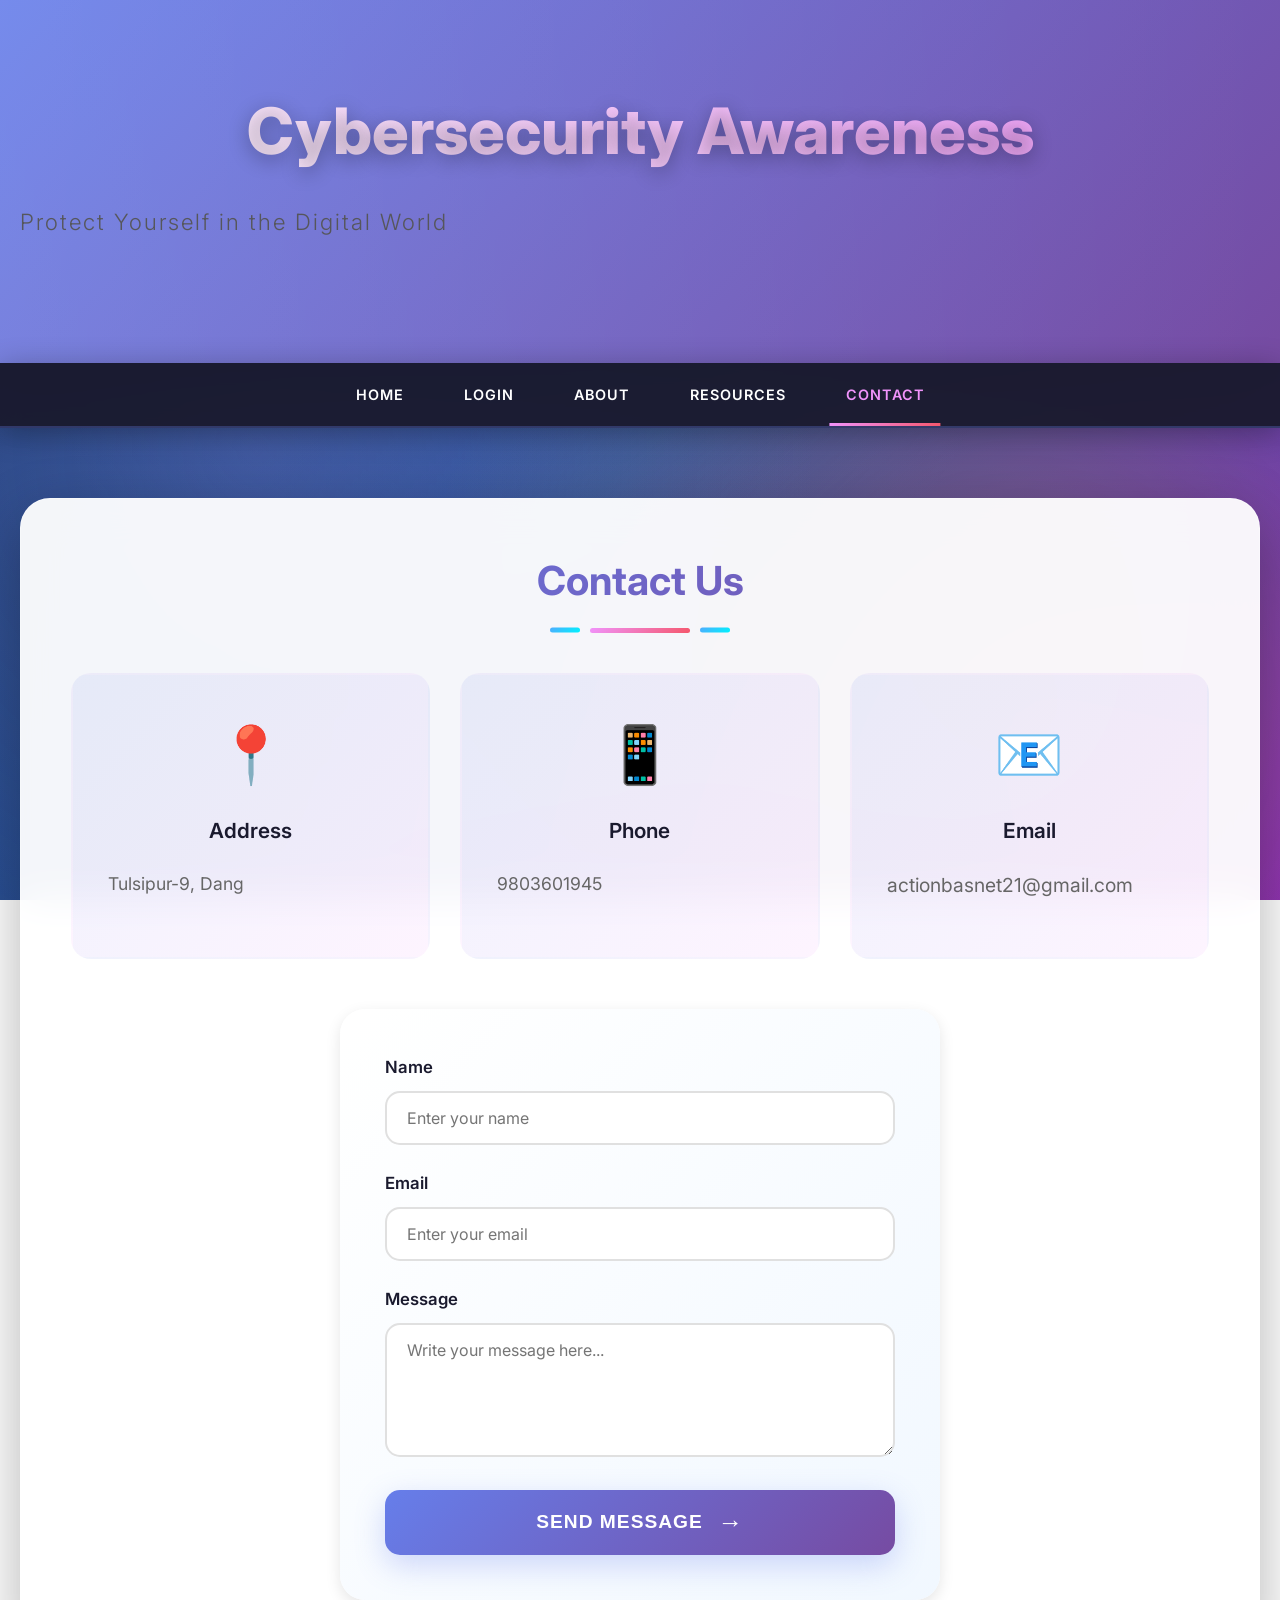
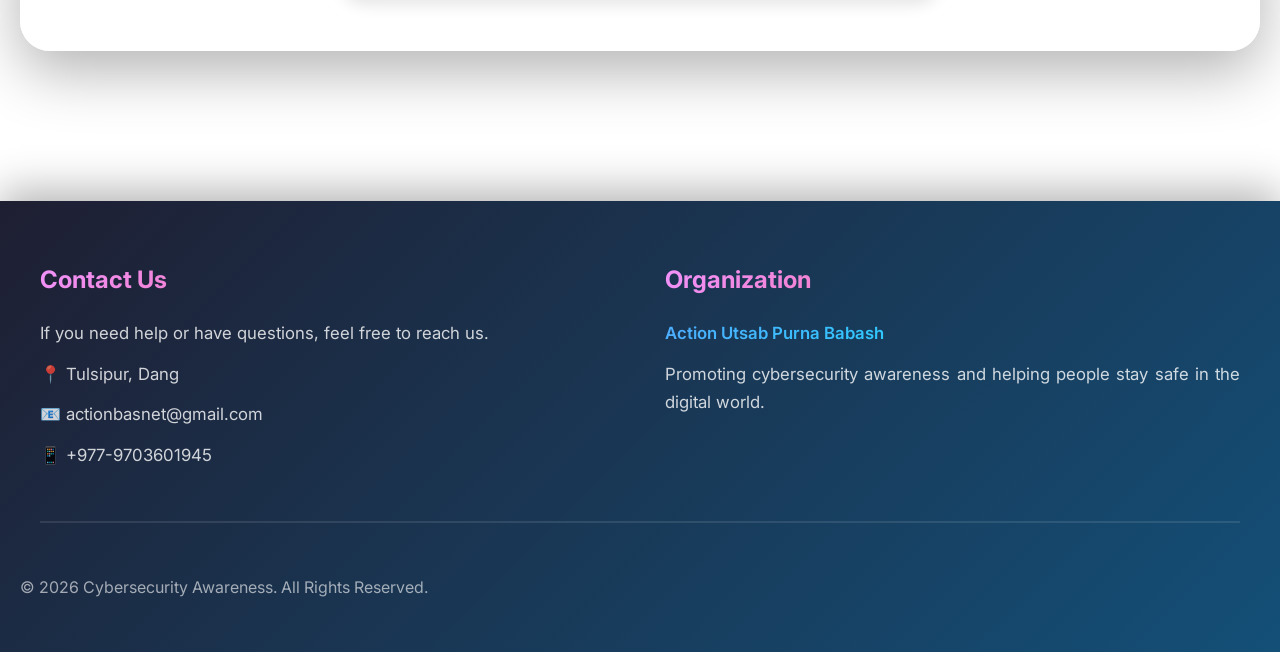
<file: contact.html>
<!DOCTYPE html>
<html lang="en">
<head>
    <meta charset="UTF-8">
    <meta name="viewport" content="width=device-width, initial-scale=1.0">
    <title>Contact - Cybersecurity Awareness</title>
    <link rel="stylesheet" href="style.css">
</head>
<body>

<header>
    <div class="header-content">
        <h1>Cybersecurity Awareness</h1>
        <p>Protect Yourself in the Digital World</p>
    </div>
    <div class="header-wave"></div>
</header>

<nav>
    <div class="nav-container">
        <a href="index.html" class="nav-link">Home</a>
        <a href="login.html" class="nav-link">Login</a>
        <a href="about.html" class="nav-link">About</a>
        <a href="resources.html" class="nav-link">Resources</a>
        <a href="contact.html" class="nav-link active">Contact</a>
    </div>
</nav>

<div class="container">
    <section class="content-card fade-in">
        <div class="section-header">
            <h2>Contact Us</h2>
            <div class="underline"></div>
        </div>

        <div class="contact-info-grid">
            <div class="info-card">
                <div class="info-icon">📍</div>
                <h3>Address</h3>
                <p>Tulsipur-9, Dang</p>
            </div>
            <div class="info-card">
                <div class="info-icon">📱</div>
                <h3>Phone</h3>
                <p>9803601945</p>
            </div>
            <div class="info-card">
                <div class="info-icon">📧</div>
                <h3>Email</h3>
                <p><a href="mailto:actionbasnet21@gmail.com">actionbasnet21@gmail.com</a></p>
            </div>
        </div>

        <div class="form-container">
            <form id="contactForm">
                <div class="form-group">
                    <label for="name">Name</label>
                    <input type="text" id="name" name="name" placeholder="Enter your name" required>
                </div>

                <div class="form-group">
                    <label for="email">Email</label>
                    <input type="email" id="email" name="email" placeholder="Enter your email" required>
                </div>

                <div class="form-group">
                    <label for="message">Message</label>
                    <textarea id="message" name="message" rows="5" placeholder="Write your message here..." required></textarea>
                </div>

                <button type="submit" class="submit-btn">
                    <span>Send Message</span>
                    <span class="btn-arrow">→</span>
                </button>
            </form>
            <p id="formMessage" style="text-align: center; margin-top: 20px; color: var(--primary); font-weight: 600; display: none;"></p>
        </div>
    </section>
</div>

<footer class="footer">
    <div class="footer-container">
        <div class="footer-column">
            <h3>Contact Us</h3>
            <p>If you need help or have questions, feel free to reach us.</p>
            <p>📍 Tulsipur, Dang</p>
            <p>📧 actionbasnet@gmail.com</p>
            <p>📱 +977-9703601945</p>
        </div>

        <div class="footer-column">
            <h3>Organization</h3>
            <p class="highlight-text">Action Utsab Purna Babash</p>
            <p>
                Promoting cybersecurity awareness and helping people stay safe
                in the digital world.
            </p>
        </div>
    </div>

    <div class="footer-bottom">
        <p>© 2026 Cybersecurity Awareness. All Rights Reserved.</p>
    </div>
</footer>

<script src="script.js"></script>
<script>
document.getElementById('contactForm').addEventListener('submit', function(e) {
    e.preventDefault();

    const name = document.getElementById('name').value.trim();
    const email = document.getElementById('email').value.trim();
    const message = document.getElementById('message').value.trim();

    if (!name || !email || !message) {
        alert('Please fill in all fields');
        return;
    }

    const formMessage = document.getElementById('formMessage');
    formMessage.textContent = '✓ Message sent successfully! We will contact you soon.';
    formMessage.style.display = 'block';
    formMessage.style.color = '#43e97b';

    this.reset();

    setTimeout(() => {
        formMessage.style.display = 'none';
    }, 5000);
});
</script>

</body>
</html>
</file>
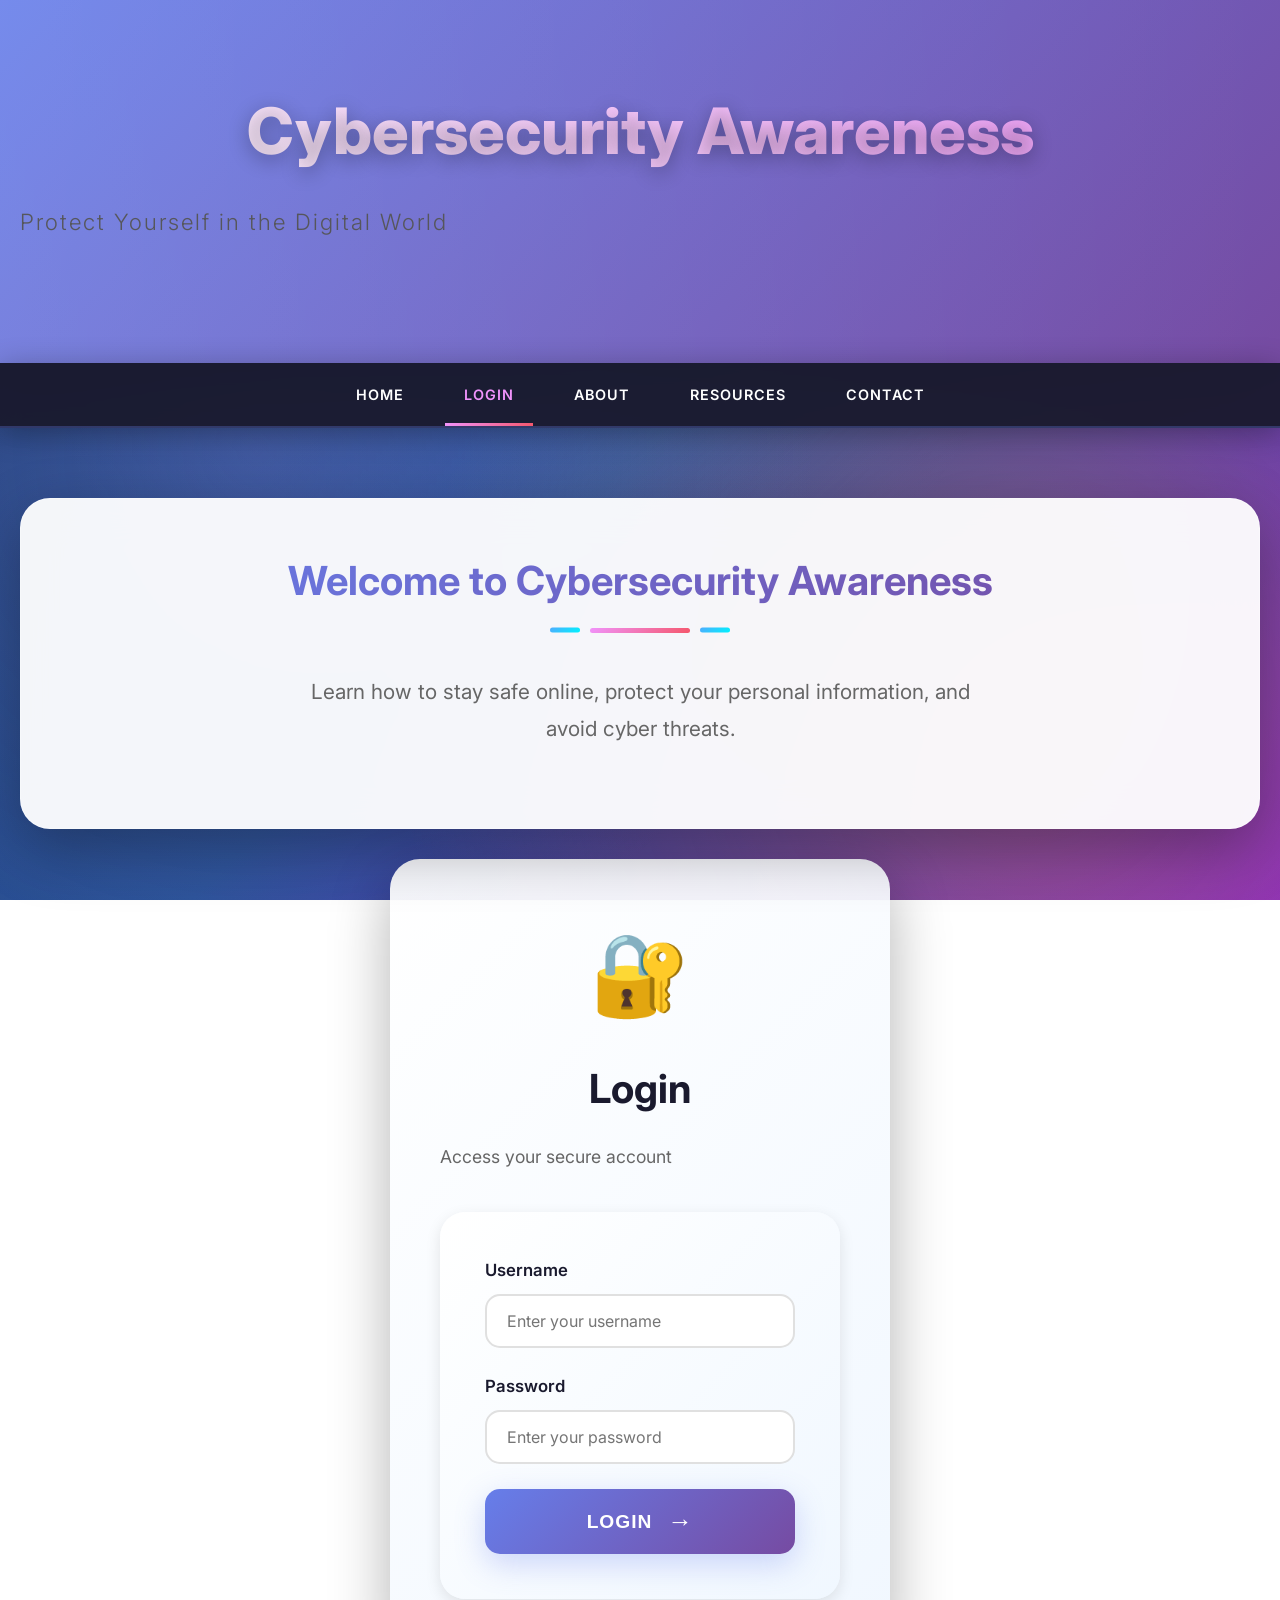
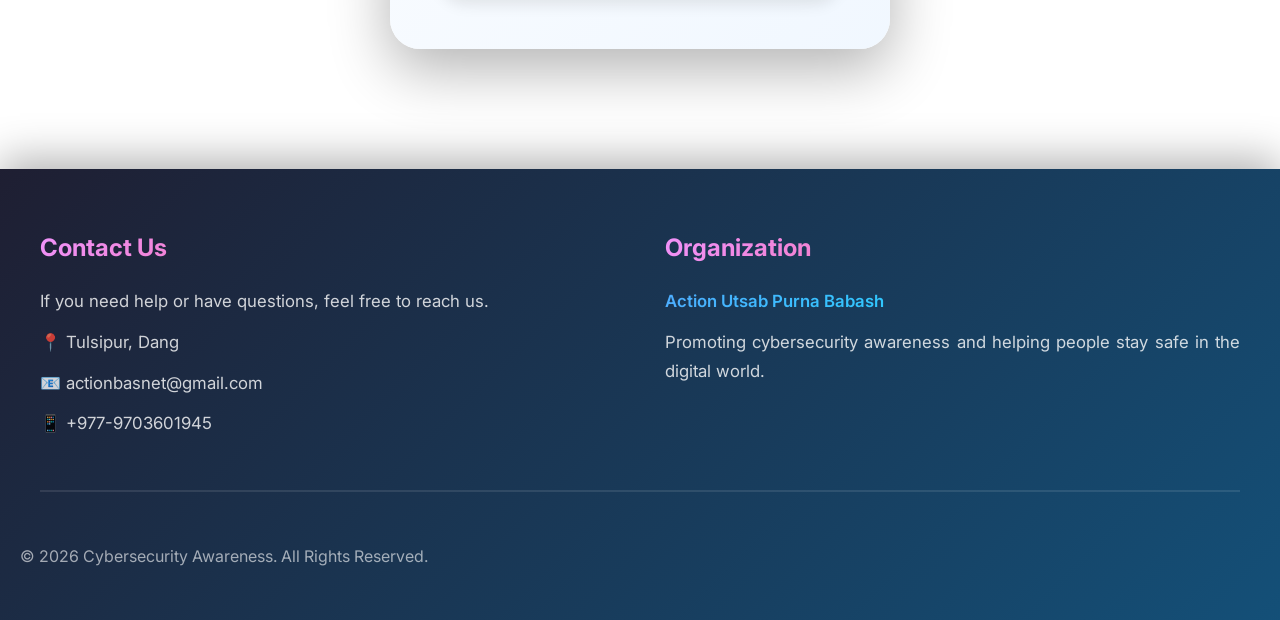
<file: login.html>
<!DOCTYPE html>
<html lang="en">
<head>
    <meta charset="UTF-8">
    <meta name="viewport" content="width=device-width, initial-scale=1.0">
    <title>Login - Cybersecurity Awareness</title>
    <link rel="stylesheet" href="style.css">
</head>
<body>

<header>
    <div class="header-content">
        <h1>Cybersecurity Awareness</h1>
        <p>Protect Yourself in the Digital World</p>
    </div>
    <div class="header-wave"></div>
</header>

<nav>
    <div class="nav-container">
        <a href="index.html" class="nav-link">Home</a>
        <a href="login.html" class="nav-link active">Login</a>
        <a href="about.html" class="nav-link">About</a>
        <a href="resources.html" class="nav-link">Resources</a>
        <a href="contact.html" class="nav-link">Contact</a>
    </div>
</nav>

<div class="container">
    <section class="content-card fade-in">
        <div class="section-header">
            <h2>Welcome to Cybersecurity Awareness</h2>
            <div class="underline"></div>
        </div>
        <p class="welcome-text">
            Learn how to stay safe online, protect your personal information, and avoid cyber threats.
        </p>
    </section>

    <section class="login-section slide-in-left">
        <div class="login-card">
            <div class="login-header">
                <div class="login-icon">🔐</div>
                <h2>Login</h2>
                <p>Access your secure account</p>
            </div>
            <form id="loginForm">
                <div class="form-group">
                    <label for="username">Username</label>
                    <input type="text" id="username" name="username" placeholder="Enter your username" required>
                </div>

                <div class="form-group">
                    <label for="password">Password</label>
                    <input type="password" id="password" name="password" placeholder="Enter your password" required>
                </div>

                <button type="submit" class="submit-btn">
                    <span>Login</span>
                    <span class="btn-arrow">→</span>
                </button>
            </form>
            <p id="loginMessage" style="text-align: center; margin-top: 20px; color: var(--primary); font-weight: 600; display: none;"></p>
        </div>
    </section>
</div>

<footer class="footer">
    <div class="footer-container">
        <div class="footer-column">
            <h3>Contact Us</h3>
            <p>If you need help or have questions, feel free to reach us.</p>
            <p>📍 Tulsipur, Dang</p>
            <p>📧 actionbasnet@gmail.com</p>
            <p>📱 +977-9703601945</p>
        </div>

        <div class="footer-column">
            <h3>Organization</h3>
            <p class="highlight-text">Action Utsab Purna Babash</p>
            <p>
                Promoting cybersecurity awareness and helping people stay safe
                in the digital world.
            </p>
        </div>
    </div>

    <div class="footer-bottom">
        <p>© 2026 Cybersecurity Awareness. All Rights Reserved.</p>
    </div>
</footer>

<script src="script.js"></script>
<script>
document.getElementById('loginForm').addEventListener('submit', function(e) {
    e.preventDefault();

    const username = document.getElementById('username').value.trim();
    const password = document.getElementById('password').value.trim();

    if (!username || !password) {
        alert('Please enter both username and password');
        return;
    }

    if (password.length < 6) {
        alert('Password must be at least 6 characters');
        return;
    }

    // Save username to localStorage
    localStorage.setItem('loggedInUser', username);

    const loginMessage = document.getElementById('loginMessage');
    loginMessage.textContent = '✓ Login successful! Redirecting...';
    loginMessage.style.display = 'block';
    loginMessage.style.color = '#43e97b';

    setTimeout(() => {
        window.location.href = 'index.html';
    }, 1500);
});
</script>

</body>
</html>
</file>
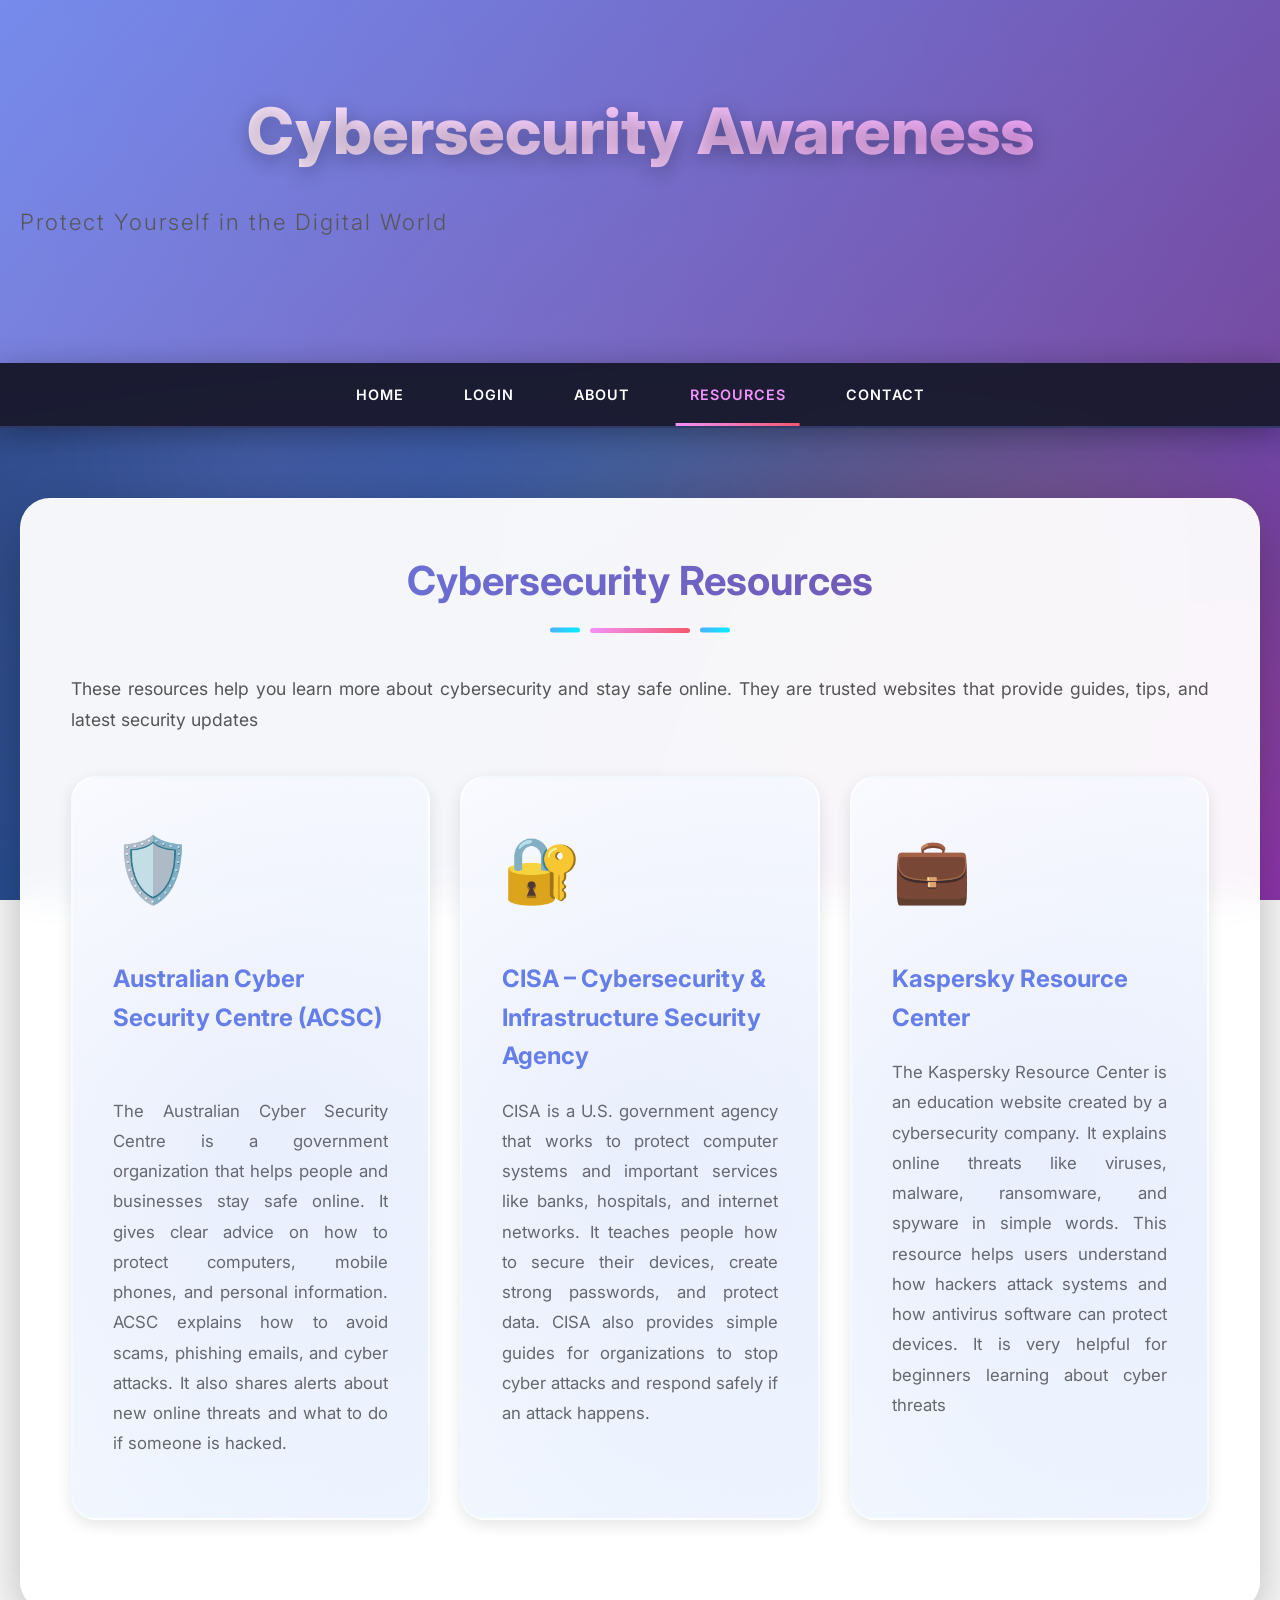
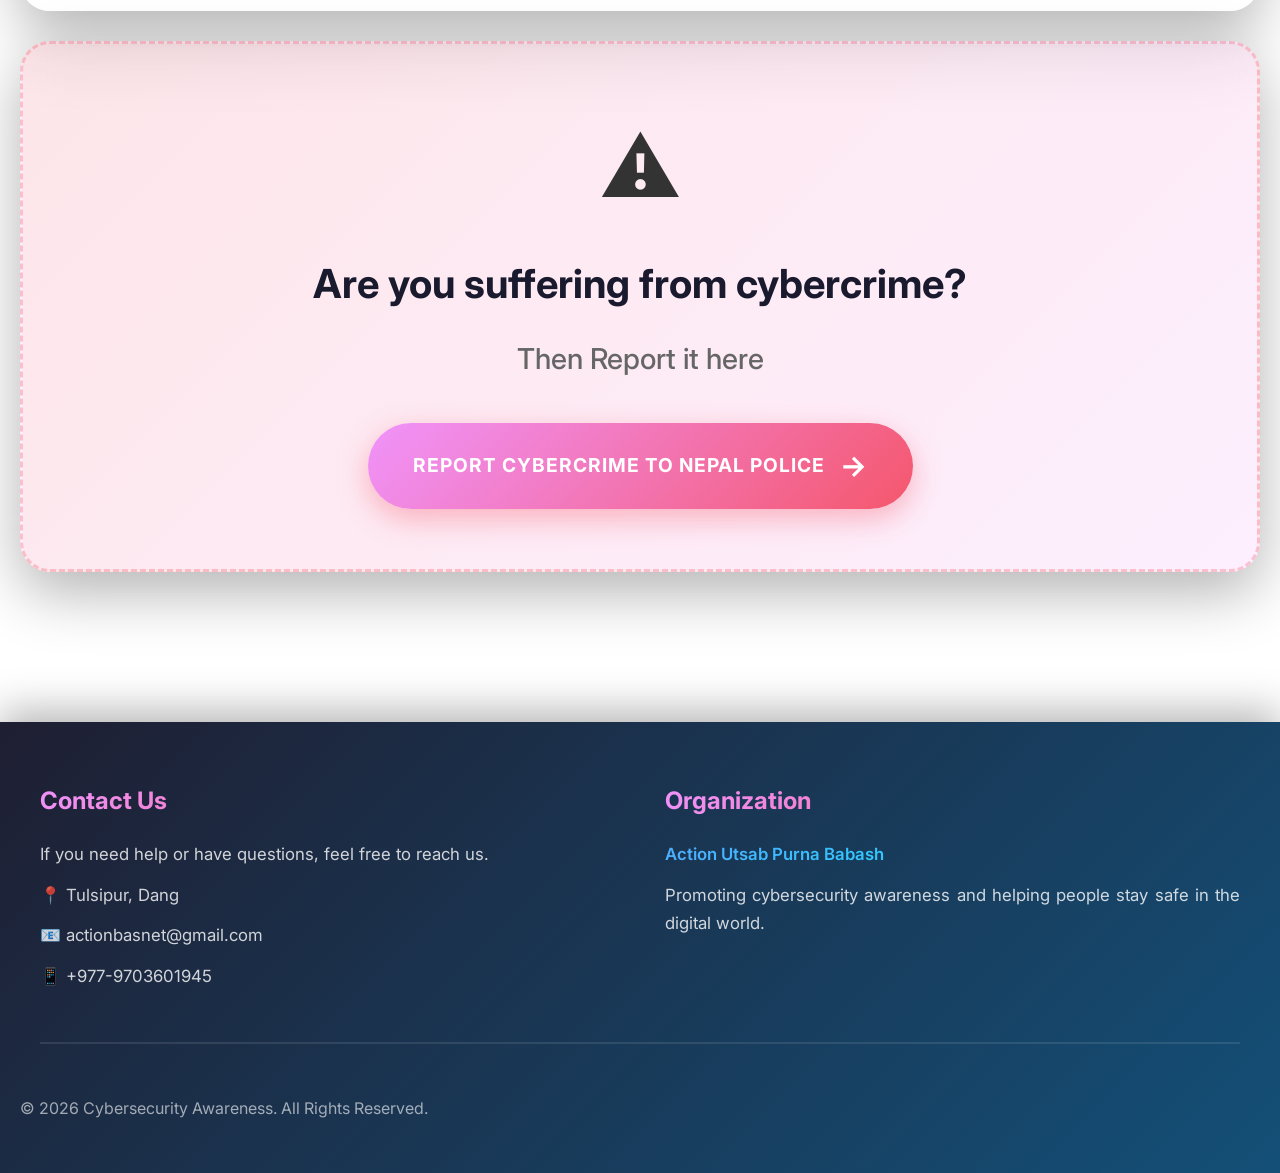
<file: resources.html>
<!DOCTYPE html>
<html lang="en">
<head>
    <meta charset="UTF-8">
    <meta name="viewport" content="width=device-width, initial-scale=1.0">
    <title>Resources - Cybersecurity Awareness</title>
    <link rel="stylesheet" href="style.css">
</head>
<body>

<header>
    <div class="header-content">
        <h1>Cybersecurity Awareness</h1>
        <p>Protect Yourself in the Digital World</p>
    </div>
    <div class="header-wave"></div>
</header>

<nav>
    <div class="nav-container">
        <a href="index.html" class="nav-link">Home</a>
        <a href="login.html" class="nav-link">Login</a>
        <a href="about.html" class="nav-link">About</a>
        <a href="resources.html" class="nav-link active">Resources</a>
        <a href="contact.html" class="nav-link">Contact</a>
    </div>
</nav>

<div class="container">
    <section id="resources" class="content-card fade-in">
        <div class="section-header">
            <h2>Cybersecurity Resources</h2>
            <div class="underline"></div>
        </div>

        <p>
            These resources help you learn more about cybersecurity and stay safe online.
            They are trusted websites that provide guides, tips, and latest security updates
        </p>

        <div class="resources-grid">
            <div class="resource-card">
                <div class="resource-icon">🛡️</div>
                <h3>
                    <a href="https://www.cyber.gov.au/" target="_blank">
                        Australian Cyber Security Centre (ACSC)
                    </a>
                </h3>
                <p>
                    The Australian Cyber Security Centre is a government organization that helps people and businesses stay safe online. It gives clear advice on how to protect computers, mobile phones, and personal information. ACSC explains how to avoid scams, phishing emails, and cyber attacks. It also shares alerts about new online threats and what to do if someone is hacked.
                </p>
            </div>

            <div class="resource-card">
                <div class="resource-icon">🔐</div>
                <h3>
                    <a href="https://www.cisa.gov/" target="_blank">
                        CISA – Cybersecurity & Infrastructure Security Agency
                    </a>
                </h3>
                <p>
                    CISA is a U.S. government agency that works to protect computer systems and important services like banks, hospitals, and internet networks. It teaches people how to secure their devices, create strong passwords, and protect data. CISA also provides simple guides for organizations to stop cyber attacks and respond safely if an attack happens.
                </p>
            </div>

            <div class="resource-card">
                <div class="resource-icon">💼</div>
                <h3>
                    <a href="https://www.kaspersky.com/resource-center" target="_blank">
                        Kaspersky Resource Center
                    </a>
                </h3>
                <p>
                    The Kaspersky Resource Center is an education website created by a cybersecurity company. It explains online threats like viruses, malware, ransomware, and spyware in simple words. This resource helps users understand how hackers attack systems and how antivirus software can protect devices. It is very helpful for beginners learning about cyber threats
                </p>
            </div>
        </div>
    </section>

    <section class="content-card report-section slide-in-left">
        <div class="report-content">
            <div class="report-icon">⚠️</div>
            <h1>Are you suffering from cybercrime?</h1>
            <h2>Then Report it here</h2>
            <a href="https://cyberbureau.nepalpolice.gov.np/report-cyber-crime/" target="_blank" class="report-button">
                <span>Report Cybercrime to Nepal Police</span>
                <span class="arrow">→</span>
            </a>
        </div>
    </section>
</div>

<footer class="footer">
    <div class="footer-container">
        <div class="footer-column">
            <h3>Contact Us</h3>
            <p>If you need help or have questions, feel free to reach us.</p>
            <p>📍 Tulsipur, Dang</p>
            <p>📧 actionbasnet@gmail.com</p>
            <p>📱 +977-9703601945</p>
        </div>

        <div class="footer-column">
            <h3>Organization</h3>
            <p class="highlight-text">Action Utsab Purna Babash</p>
            <p>
                Promoting cybersecurity awareness and helping people stay safe
                in the digital world.
            </p>
        </div>
    </div>

    <div class="footer-bottom">
        <p>© 2026 Cybersecurity Awareness. All Rights Reserved.</p>
    </div>
</footer>

<script src="script.js"></script>
</body>
</html>
</file>
<file: style.css>
@import url('https://fonts.googleapis.com/css2?family=Inter:wght@300;400;500;600;700;800&family=Poppins:wght@400;500;600;700&display=swap');

:root {
    --primary: #667eea;
    --secondary: #764ba2;
    --accent: #f093fb;
    --dark: #1a1a2e;
    --light: #ffffff;
    --gradient-1: linear-gradient(135deg, #667eea 0%, #764ba2 100%);
    --gradient-2: linear-gradient(135deg, #f093fb 0%, #f5576c 100%);
    --gradient-3: linear-gradient(135deg, #4facfe 0%, #00f2fe 100%);
    --gradient-4: linear-gradient(135deg, #43e97b 0%, #38f9d7 100%);
    --shadow: 0 20px 60px rgba(0,0,0,0.3);
    --shadow-sm: 0 5px 15px rgba(0,0,0,0.1);
}

* {
    margin: 0;
    padding: 0;
    box-sizing: border-box;
}

body {
    font-family: 'Inter', 'Poppins', sans-serif;
    background: linear-gradient(135deg, #1e3c72 0%, #2a5298 50%, #7e22ce 100%);
    background-attachment: fixed;
    color: #333;
    line-height: 1.6;
    overflow-x: hidden;
    min-height: 100vh;
}

body::before {
    content: '';
    position: fixed;
    top: 0;
    left: 0;
    width: 100%;
    height: 100%;
    background: 
        radial-gradient(circle at 20% 50%, rgba(120, 119, 198, 0.3), transparent 50%),
        radial-gradient(circle at 80% 80%, rgba(252, 163, 17, 0.3), transparent 50%),
        radial-gradient(circle at 40% 20%, rgba(102, 126, 234, 0.2), transparent 50%);
    pointer-events: none;
    z-index: 0;
    animation: moveBackground 20s ease infinite;
}

@keyframes moveBackground {
    0%, 100% { transform: translate(0, 0); }
    50% { transform: translate(50px, 50px); }
}

header {
    background: var(--gradient-1);
    color: var(--light);
    text-align: center;
    padding: 80px 20px 100px;
    position: relative;
    overflow: hidden;
    box-shadow: var(--shadow);
}

header::before {
    content: '';
    position: absolute;
    top: 0;
    left: -100%;
    width: 200%;
    height: 100%;
    background: linear-gradient(90deg, transparent, rgba(255,255,255,0.1), transparent);
    animation: shimmer 3s infinite;
}

@keyframes shimmer {
    0% { left: -100%; }
    100% { left: 100%; }
}

.header-content {
    position: relative;
    z-index: 2;
}

header h1 {
    font-size: 4em;
    font-weight: 800;
    margin-bottom: 15px;
    text-shadow: 0 5px 20px rgba(0,0,0,0.3);
    animation: slideDown 1s ease;
    background: linear-gradient(45deg, #fff, #f093fb);
    -webkit-background-clip: text;
    -webkit-text-fill-color: transparent;
    background-clip: text;
}

header p {
    font-size: 1.4em;
    font-weight: 300;
    letter-spacing: 2px;
    animation: slideDown 1.2s ease;
    opacity: 0.95;
}

.header-wave {
    position: absolute;
    bottom: 0;
    left: 0;
    width: 100%;
    overflow: hidden;
    line-height: 0;
}

.header-wave::before {
    content: '';
    display: block;
    width: 200%;
    height: 60px;
    background: url("data:image/svg+xml,%3Csvg xmlns='http://www.w3.org/2000/svg' viewBox='0 0 1200 120'%3E%3Cpath d='M321.39,56.44c58-10.79,114.16-30.13,172-41.86,82.39-16.72,168.19-17.73,250.45-.39C823.78,31,906.67,72,985.66,92.83c70.05,18.48,146.53,26.09,214.34,3V0H0V27.35A600.21,600.21,0,0,0,321.39,56.44Z' fill='%231e3c72'/%3E%3C/svg%3E") repeat-x;
    animation: wave 10s linear infinite;
    position: absolute;
    bottom: 0;
}

@keyframes wave {
    0% { transform: translateX(0); }
    100% { transform: translateX(-50%); }
}

nav {
    background: rgba(26, 26, 46, 0.95);
    backdrop-filter: blur(10px);
    padding: 0;
    position: sticky;
    top: 0;
    z-index: 1000;
    box-shadow: 0 5px 30px rgba(0,0,0,0.3);
    border-bottom: 2px solid rgba(102, 126, 234, 0.3);
}

.nav-container {
    max-width: 1200px;
    margin: 0 auto;
    display: flex;
    justify-content: center;
    flex-wrap: wrap;
}

.nav-link {
    color: var(--light);
    text-decoration: none;
    padding: 20px 30px;
    display: inline-block;
    font-weight: 600;
    position: relative;
    transition: all 0.3s ease;
    text-transform: uppercase;
    letter-spacing: 1px;
    font-size: 0.9em;
}

.nav-link::before {
    content: '';
    position: absolute;
    bottom: 0;
    left: 50%;
    width: 0;
    height: 3px;
    background: var(--gradient-2);
    transition: all 0.3s ease;
    transform: translateX(-50%);
}

.nav-link:hover::before,
.nav-link.active::before {
    width: 80%;
}

.nav-link:hover {
    color: #f093fb;
    transform: translateY(-3px);
}

.nav-link.active {
    color: #f093fb;
}

.container {
    max-width: 1400px;
    margin: 0 auto;
    padding: 40px 20px;
    position: relative;
    z-index: 1;
}

.content-card {
    background: rgba(255, 255, 255, 0.95);
    backdrop-filter: blur(20px);
    border-radius: 30px;
    padding: 50px;
    margin: 30px 0;
    box-shadow: var(--shadow);
    border: 1px solid rgba(255, 255, 255, 0.3);
    position: relative;
    overflow: hidden;
    transition: all 0.4s ease;
}

.content-card::before {
    content: '';
    position: absolute;
    top: 0;
    left: -100%;
    width: 100%;
    height: 100%;
    background: linear-gradient(90deg, transparent, rgba(102, 126, 234, 0.1), transparent);
    transition: all 0.6s ease;
}

.content-card:hover::before {
    left: 100%;
}

.content-card:hover {
    transform: translateY(-10px);
    box-shadow: 0 30px 80px rgba(0,0,0,0.4);
}

.section-header {
    text-align: center;
    margin-bottom: 40px;
    position: relative;
}

.section-header h2,
.section-header h1 {
    font-size: 2.5em;
    font-weight: 700;
    background: var(--gradient-1);
    -webkit-background-clip: text;
    -webkit-text-fill-color: transparent;
    background-clip: text;
    margin-bottom: 15px;
}

.underline {
    width: 100px;
    height: 5px;
    background: var(--gradient-2);
    margin: 0 auto;
    border-radius: 10px;
    position: relative;
}

.underline::before,
.underline::after {
    content: '';
    position: absolute;
    top: 50%;
    width: 30px;
    height: 5px;
    background: var(--gradient-3);
    border-radius: 10px;
    transform: translateY(-50%);
}

.underline::before {
    left: -40px;
}

.underline::after {
    right: -40px;
}

p {
    font-size: 1.1em;
    line-height: 1.8;
    color: #555;
    margin: 20px 0;
    text-align: justify;
}

strong {
    color: var(--primary);
    font-weight: 600;
}

.img-container {
    text-align: center;
    margin: 40px 0;
}

.image-wrapper {
    display: inline-block;
    position: relative;
    border-radius: 20px;
    overflow: hidden;
    box-shadow: var(--shadow);
}

.image-wrapper::before {
    content: '';
    position: absolute;
    top: 0;
    left: 0;
    width: 100%;
    height: 100%;
    background: linear-gradient(135deg, rgba(102, 126, 234, 0.3), rgba(118, 75, 162, 0.3));
    opacity: 0;
    transition: all 0.4s ease;
    z-index: 1;
}

.image-wrapper:hover::before {
    opacity: 1;
}

.image-wrapper img {
    width: 100%;
    max-width: 800px;
    display: block;
    border-radius: 20px;
    transition: all 0.4s ease;
}

.image-wrapper:hover img {
    transform: scale(1.05);
}

.importance-section {
    background: linear-gradient(135deg, rgba(102, 126, 234, 0.1), rgba(240, 147, 251, 0.1));
    padding: 40px;
    border-radius: 20px;
    margin-top: 40px;
    border-left: 5px solid var(--primary);
}

.importance-section h3 {
    font-size: 2em;
    color: var(--dark);
    margin-bottom: 25px;
    font-weight: 700;
}

.importance-list {
    list-style: none;
    padding: 0;
}

.importance-list li {
    background: rgba(255, 255, 255, 0.8);
    margin: 15px 0;
    padding: 20px;
    border-radius: 15px;
    display: flex;
    align-items: center;
    transition: all 0.3s ease;
    box-shadow: var(--shadow-sm);
    font-size: 1.1em;
    font-weight: 500;
}

.importance-list li:hover {
    transform: translateX(10px);
    box-shadow: 0 10px 30px rgba(102, 126, 234, 0.3);
    background: rgba(255, 255, 255, 1);
}

.importance-list .icon {
    font-size: 2em;
    margin-right: 20px;
}

.gallery-grid {
    display: grid;
    grid-template-columns: repeat(auto-fit, minmax(300px, 1fr));
    gap: 30px;
    margin: 30px 0;
}

.gallery-item {
    position: relative;
    border-radius: 20px;
    overflow: hidden;
    box-shadow: var(--shadow-sm);
    transition: all 0.4s ease;
    height: 300px;
}

.gallery-item::before {
    content: '';
    position: absolute;
    top: 0;
    left: 0;
    width: 100%;
    height: 100%;
    background: var(--gradient-1);
    opacity: 0;
    transition: all 0.4s ease;
    z-index: 1;
}

.gallery-item:hover::before {
    opacity: 0.7;
}

.gallery-item:hover {
    transform: translateY(-10px) scale(1.02);
    box-shadow: var(--shadow);
}

.gallery-item img {
    width: 100%;
    height: 100%;
    object-fit: cover;
    transition: all 0.4s ease;
}

.gallery-item:hover img {
    transform: scale(1.1);
}

.text-content h4 {
    font-size: 1.15em;
    line-height: 1.9;
    color: #444;
    margin: 20px 0;
    font-weight: 400;
}

.highlight-box {
    background: linear-gradient(135deg, rgba(67, 233, 123, 0.1), rgba(56, 249, 215, 0.1));
    padding: 40px;
    border-radius: 25px;
    margin: 40px 0;
    border: 2px solid rgba(67, 233, 123, 0.3);
    box-shadow: var(--shadow-sm);
}

.highlight-box h1 {
    color: var(--dark);
    margin-bottom: 30px;
    font-size: 2.2em;
}

.highlight-box h3 {
    line-height: 2.2;
    color: #333;
    font-weight: 500;
}

.table-wrapper {
    overflow-x: auto;
    margin: 30px 0;
    border-radius: 20px;
    box-shadow: var(--shadow-sm);
}

table {
    width: 100%;
    border-collapse: collapse;
    background: white;
    border-radius: 20px;
    overflow: hidden;
}

thead tr {
    background: var(--gradient-1);
}

th {
    padding: 20px;
    text-align: left;
    color: white;
    font-weight: 600;
    text-transform: uppercase;
    letter-spacing: 1px;
    font-size: 0.95em;
}

td {
    padding: 20px;
    border-bottom: 1px solid #f0f0f0;
    color: #555;
}

tbody tr {
    transition: all 0.3s ease;
}

tbody tr:hover {
    background: linear-gradient(90deg, rgba(102, 126, 234, 0.05), rgba(240, 147, 251, 0.05));
    transform: scale(1.01);
}

.badge {
    padding: 8px 16px;
    border-radius: 20px;
    font-size: 0.85em;
    font-weight: 600;
    text-transform: uppercase;
    letter-spacing: 0.5px;
}

.badge.beginner {
    background: linear-gradient(135deg, #43e97b, #38f9d7);
    color: white;
}

.badge.intermediate {
    background: linear-gradient(135deg, #f093fb, #f5576c);
    color: white;
}

.badge.advanced {
    background: linear-gradient(135deg, #fa709a, #fee140);
    color: white;
}

.cybercrime-list {
    counter-reset: item;
    list-style: none;
    padding: 0;
    margin: 30px 0;
}

.cybercrime-list li {
    counter-increment: item;
    margin: 25px 0;
    padding: 30px;
    padding-left: 90px;
    position: relative;
    background: linear-gradient(135deg, rgba(255, 255, 255, 0.9), rgba(240, 247, 255, 0.9));
    border-radius: 20px;
    box-shadow: var(--shadow-sm);
    transition: all 0.3s ease;
    border-left: 5px solid transparent;
}

.cybercrime-list li:hover {
    transform: translateX(15px);
    box-shadow: var(--shadow);
    border-left-color: var(--primary);
}

.cybercrime-list li::before {
    content: counter(item);
    position: absolute;
    left: 25px;
    top: 50%;
    transform: translateY(-50%);
    background: var(--gradient-1);
    color: white;
    width: 50px;
    height: 50px;
    border-radius: 50%;
    display: flex;
    align-items: center;
    justify-content: center;
    font-weight: 700;
    font-size: 1.3em;
    box-shadow: 0 5px 15px rgba(102, 126, 234, 0.4);
}

.cybercrime-list strong {
    display: block;
    font-size: 1.25em;
    color: var(--dark);
    margin-bottom: 10px;
    font-weight: 700;
}

.cybercrime-list p {
    margin: 0;
    color: #666;
    font-size: 1.05em;
}

.resources-grid {
    display: grid;
    grid-template-columns: repeat(auto-fit, minmax(320px, 1fr));
    gap: 30px;
    margin: 40px 0;
}

.resource-card {
    background: linear-gradient(135deg, rgba(255, 255, 255, 0.95), rgba(240, 247, 255, 0.95));
    padding: 40px;
    border-radius: 25px;
    box-shadow: var(--shadow-sm);
    transition: all 0.4s ease;
    position: relative;
    overflow: hidden;
    border: 2px solid transparent;
}

.resource-card::before {
    content: '';
    position: absolute;
    top: -50%;
    right: -50%;
    width: 200%;
    height: 200%;
    background: radial-gradient(circle, rgba(102, 126, 234, 0.1), transparent 70%);
    transition: all 0.6s ease;
}

.resource-card:hover::before {
    top: -100%;
    right: -100%;
}

.resource-card:hover {
    transform: translateY(-15px);
    box-shadow: var(--shadow);
    border-color: var(--primary);
}

.resource-icon {
    font-size: 4em;
    margin-bottom: 20px;
    display: inline-block;
    animation: float 3s ease-in-out infinite;
}

@keyframes float {
    0%, 100% { transform: translateY(0); }
    50% { transform: translateY(-10px); }
}

.resource-card h3 {
    font-size: 1.5em;
    margin: 20px 0;
    color: var(--dark);
}

.resource-card h3 a {
    color: var(--primary);
    text-decoration: none;
    transition: all 0.3s ease;
    position: relative;
}

.resource-card h3 a::after {
    content: '→';
    margin-left: 10px;
    opacity: 0;
    transition: all 0.3s ease;
}

.resource-card h3 a:hover::after {
    opacity: 1;
    margin-left: 15px;
}

.resource-card p {
    color: #666;
    line-height: 1.8;
    font-size: 1.05em;
}

.report-section {
    background: linear-gradient(135deg, rgba(245, 87, 108, 0.15), rgba(240, 147, 251, 0.15));
    text-align: center;
    padding: 60px 40px;
    border: 3px dashed rgba(245, 87, 108, 0.3);
}

.report-content {
    max-width: 700px;
    margin: 0 auto;
}

.report-icon {
    font-size: 5em;
    margin-bottom: 20px;
    animation: pulse 2s ease-in-out infinite;
}

@keyframes pulse {
    0%, 100% { transform: scale(1); }
    50% { transform: scale(1.1); }
}

.report-section h1 {
    color: var(--dark);
    font-size: 2.5em;
    margin: 20px 0;
    font-weight: 700;
}

.report-section h2 {
    color: #666;
    font-size: 1.8em;
    margin-bottom: 40px;
    font-weight: 500;
}

.report-button {
    display: inline-flex;
    align-items: center;
    gap: 15px;
    padding: 20px 45px;
    background: var(--gradient-2);
    color: white;
    text-decoration: none;
    border-radius: 50px;
    font-size: 1.2em;
    font-weight: 700;
    box-shadow: 0 10px 30px rgba(245, 87, 108, 0.4);
    transition: all 0.3s ease;
    text-transform: uppercase;
    letter-spacing: 1px;
}

.report-button:hover {
    transform: translateY(-5px);
    box-shadow: 0 15px 40px rgba(245, 87, 108, 0.5);
}

.report-button .arrow {
    font-size: 1.5em;
    transition: all 0.3s ease;
}

.report-button:hover .arrow {
    transform: translateX(10px);
}

.contact-info-grid {
    display: grid;
    grid-template-columns: repeat(auto-fit, minmax(250px, 1fr));
    gap: 30px;
    margin: 40px 0;
}

.info-card {
    background: linear-gradient(135deg, rgba(102, 126, 234, 0.1), rgba(240, 147, 251, 0.1));
    padding: 35px;
    border-radius: 20px;
    text-align: center;
    transition: all 0.3s ease;
    border: 2px solid transparent;
}

.info-card:hover {
    transform: translateY(-10px);
    border-color: var(--primary);
    box-shadow: var(--shadow-sm);
}

.info-icon {
    font-size: 3.5em;
    margin-bottom: 15px;
}

.info-card h3 {
    font-size: 1.3em;
    color: var(--dark);
    margin: 15px 0;
    font-weight: 600;
}

.info-card p,
.info-card a {
    color: #666;
    font-size: 1.1em;
}

.info-card a {
    text-decoration: none;
    transition: all 0.3s ease;
}

.info-card a:hover {
    color: var(--primary);
}

.form-container {
    max-width: 600px;
    margin: 50px auto 0;
}

form {
    background: linear-gradient(135deg, rgba(255, 255, 255, 0.95), rgba(240, 247, 255, 0.95));
    padding: 45px;
    border-radius: 25px;
    box-shadow: var(--shadow-sm);
}

.form-group {
    margin-bottom: 25px;
}

.form-group label {
    display: block;
    margin-bottom: 10px;
    font-weight: 600;
    color: var(--dark);
    font-size: 1.05em;
}

.form-group input,
.form-group textarea {
    width: 100%;
    padding: 15px 20px;
    border: 2px solid #e0e0e0;
    border-radius: 15px;
    font-family: 'Inter', sans-serif;
    font-size: 1em;
    transition: all 0.3s ease;
    background: white;
}

.form-group input:focus,
.form-group textarea:focus {
    outline: none;
    border-color: var(--primary);
    box-shadow: 0 0 0 4px rgba(102, 126, 234, 0.1);
    transform: translateY(-2px);
}

.submit-btn {
    width: 100%;
    padding: 18px;
    background: var(--gradient-1);
    color: white;
    border: none;
    border-radius: 15px;
    font-size: 1.2em;
    font-weight: 700;
    cursor: pointer;
    transition: all 0.3s ease;
    text-transform: uppercase;
    letter-spacing: 1px;
    display: flex;
    align-items: center;
    justify-content: center;
    gap: 15px;
    box-shadow: 0 10px 30px rgba(102, 126, 234, 0.3);
}

.submit-btn:hover {
    transform: translateY(-3px);
    box-shadow: 0 15px 40px rgba(102, 126, 234, 0.4);
}

.btn-arrow {
    font-size: 1.3em;
    transition: all 0.3s ease;
}

.submit-btn:hover .btn-arrow {
    transform: translateX(10px);
}

.login-section {
    max-width: 500px;
    margin: 0 auto;
}

.login-card {
    background: linear-gradient(135deg, rgba(255, 255, 255, 0.95), rgba(240, 247, 255, 0.95));
    border-radius: 30px;
    padding: 50px;
    box-shadow: var(--shadow);
}

.login-header {
    text-align: center;
    margin-bottom: 40px;
}

.login-icon {
    font-size: 5em;
    margin-bottom: 20px;
    animation: float 3s ease-in-out infinite;
}

.login-header h2 {
    font-size: 2.5em;
    color: var(--dark);
    margin-bottom: 10px;
    font-weight: 700;
}

.login-header p {
    color: #666;
    font-size: 1.1em;
}

.welcome-text {
    text-align: center;
    font-size: 1.3em;
    color: #666;
    max-width: 700px;
    margin: 30px auto;
}

footer {
    background: linear-gradient(135deg, rgba(26, 26, 46, 0.98), rgba(15, 76, 117, 0.98));
    backdrop-filter: blur(20px);
    color: white;
    padding: 60px 20px 30px;
    margin-top: 80px;
    position: relative;
    box-shadow: 0 -10px 40px rgba(0,0,0,0.3);
}

.footer-container {
    max-width: 1200px;
    margin: 0 auto;
    display: grid;
    grid-template-columns: repeat(auto-fit, minmax(300px, 1fr));
    gap: 50px;
    padding-bottom: 40px;
    border-bottom: 2px solid rgba(255, 255, 255, 0.1);
}

.footer-column h3 {
    font-size: 1.5em;
    margin-bottom: 20px;
    background: var(--gradient-2);
    -webkit-background-clip: text;
    -webkit-text-fill-color: transparent;
    background-clip: text;
    font-weight: 700;
}

.footer-column p {
    color: rgba(255, 255, 255, 0.8);
    margin: 12px 0;
    font-size: 1.05em;
    line-height: 1.7;
}

.highlight-text {
    background: var(--gradient-3);
    -webkit-background-clip: text;
    -webkit-text-fill-color: transparent;
    background-clip: text;
    font-weight: 600;
    font-size: 1.15em;
}

.footer-bottom {
    text-align: center;
    padding-top: 30px;
}

.footer-bottom p {
    color: rgba(255, 255, 255, 0.6);
    font-size: 1em;
}

@keyframes fadeIn {
    from {
        opacity: 0;
        transform: translateY(30px);
    }
    to {
        opacity: 1;
        transform: translateY(0);
    }
}

@keyframes slideDown {
    from {
        opacity: 0;
        transform: translateY(-50px);
    }
    to {
        opacity: 1;
        transform: translateY(0);
    }
}

@keyframes slideInLeft {
    from {
        opacity: 0;
        transform: translateX(-80px);
    }
    to {
        opacity: 1;
        transform: translateX(0);
    }
}

@keyframes slideInRight {
    from {
        opacity: 0;
        transform: translateX(80px);
    }
    to {
        opacity: 1;
        transform: translateX(0);
    }
}

.fade-in {
    animation: fadeIn 1s ease;
}

.slide-in-left {
    animation: slideInLeft 1s ease;
}

.slide-in-right {
    animation: slideInRight 1s ease;
}

@media (max-width: 1024px) {
    header h1 {
        font-size: 3em;
    }
    
    .content-card {
        padding: 40px 30px;
    }
}

@media (max-width: 768px) {
    header {
        padding: 60px 20px 80px;
    }
    
    header h1 {
        font-size: 2.5em;
    }
    
    header p {
        font-size: 1.2em;
    }
    
    .nav-container {
        flex-direction: column;
    }
    
    .nav-link {
        padding: 15px;
        border-bottom: 1px solid rgba(255, 255, 255, 0.1);
    }
    
    .content-card {
        padding: 30px 20px;
        border-radius: 20px;
    }
    
    .section-header h2,
    .section-header h1 {
        font-size: 2em;
    }
    
    .gallery-grid {
        grid-template-columns: 1fr;
    }
    
    .resources-grid,
    .contact-info-grid {
        grid-template-columns: 1fr;
    }
    
    .cybercrime-list li {
        padding: 25px 20px 25px 80px;
    }
    
    .footer-container {
        grid-template-columns: 1fr;
        gap: 30px;
    }
}

@media (max-width: 480px) {
    header h1 {
        font-size: 2em;
    }
    
    header p {
        font-size: 1em;
    }
    
    .content-card {
        padding: 25px 15px;
    }
    
    .section-header h2,
    .section-header h1 {
        font-size: 1.6em;
    }
    
    .login-card,
    form {
        padding: 30px 20px;
    }
    
    .report-section {
        padding: 40px 20px;
    }
}

::-webkit-scrollbar {
    width: 12px;
}

::-webkit-scrollbar-track {
    background: rgba(26, 26, 46, 0.5);
}

::-webkit-scrollbar-thumb {
    background: var(--gradient-1);
    border-radius: 10px;
}

::-webkit-scrollbar-thumb:hover {
    background: var(--gradient-2);
}

::selection {
    background: var(--primary);
    color: white;
}

@media (prefers-reduced-motion: reduce) {
    *,
    *::before,
    *::after {
        animation-duration: 0.01ms !important;
        animation-iteration-count: 1 !important;
        transition-duration: 0.01ms !important;
    }
}

/* User Profile Styles */
#user-profile {
    position: relative;
}

.user-profile-container {
    position: relative;
}

.user-btn {
    display: flex;
    align-items: center;
    gap: 10px;
    background: rgba(240, 147, 251, 0.2);
    color: var(--light);
    border: 2px solid var(--accent);
    padding: 10px 20px;
    border-radius: 25px;
    cursor: pointer;
    font-weight: 600;
    transition: all 0.3s ease;
    font-size: 0.9em;
    text-transform: uppercase;
    letter-spacing: 1px;
}

.user-btn:hover {
    background: rgba(240, 147, 251, 0.3);
    transform: translateY(-2px);
    box-shadow: 0 5px 20px rgba(240, 147, 251, 0.4);
}

.user-avatar {
    font-size: 1.3em;
}

.user-name {
    display: inline-block;
    max-width: 150px;
    overflow: hidden;
    text-overflow: ellipsis;
    white-space: nowrap;
}

.user-dropdown {
    position: absolute;
    top: 100%;
    right: 0;
    margin-top: 10px;
    background: linear-gradient(135deg, rgba(26, 26, 46, 0.98), rgba(15, 76, 117, 0.98));
    backdrop-filter: blur(20px);
    border: 2px solid rgba(240, 147, 251, 0.3);
    border-radius: 15px;
    padding: 20px;
    min-width: 250px;
    box-shadow: 0 10px 40px rgba(0, 0, 0, 0.4);
    z-index: 1001;
    animation: slideDown 0.3s ease;
}

.dropdown-user {
    color: rgba(255, 255, 255, 0.8);
    margin-bottom: 15px;
    font-size: 0.95em;
    line-height: 1.6;
}

.dropdown-user strong {
    color: #f093fb;
}

.logout-btn {
    width: 100%;
    padding: 12px;
    background: var(--gradient-2);
    color: white;
    border: none;
    border-radius: 10px;
    font-weight: 600;
    cursor: pointer;
    transition: all 0.3s ease;
    text-transform: uppercase;
    letter-spacing: 1px;
    font-size: 0.9em;
}

.logout-btn:hover {
    transform: translateY(-2px);
    box-shadow: 0 5px 20px rgba(245, 87, 108, 0.4);
}
</file>
